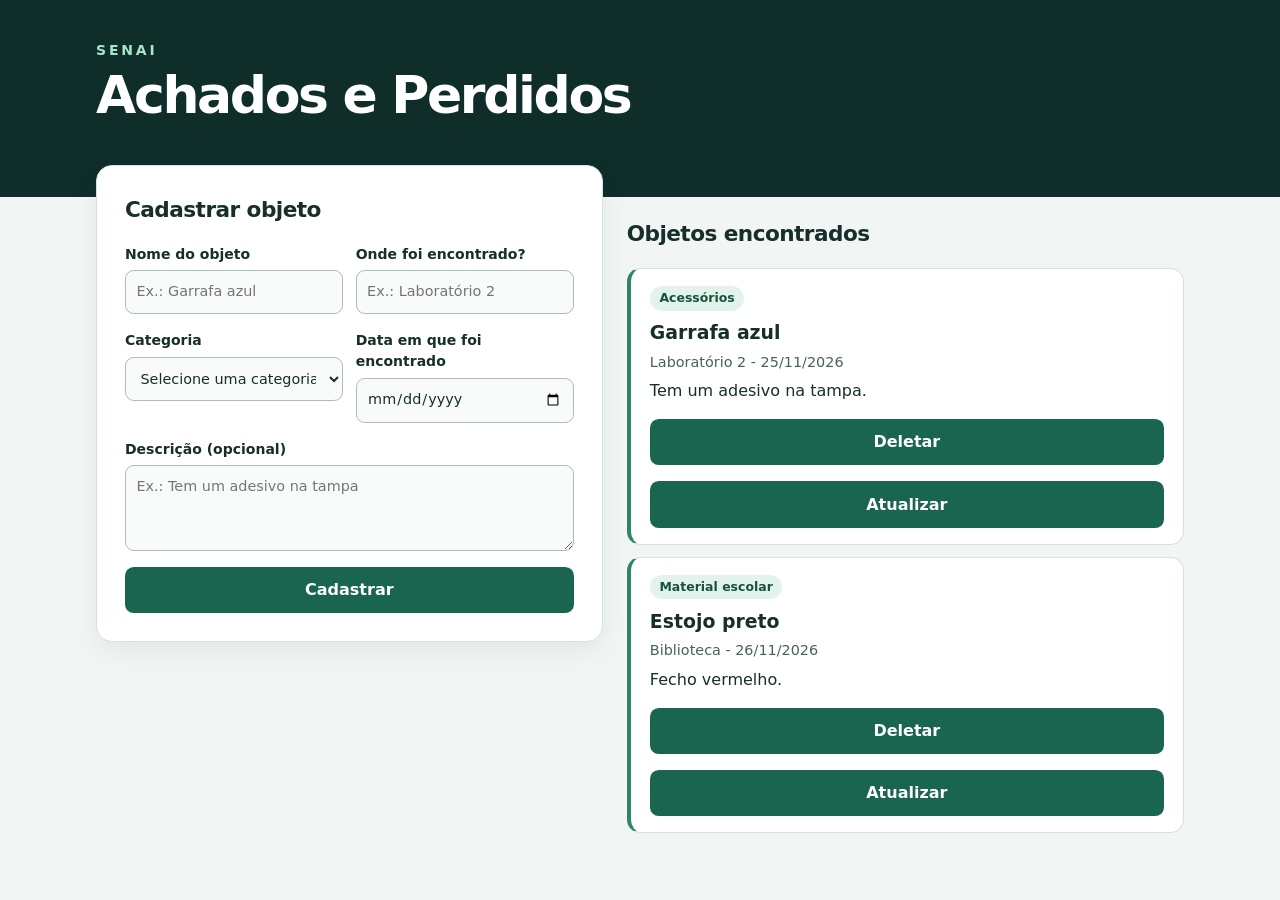
<file: achados-e-perdidos/index.html>
<!DOCTYPE html>
<html lang="pt-BR">
<head>
    <meta charset="UTF-8">
    <meta name="viewport" content="width=device-width, initial-scale=1">
    <title>Achados e Perdidos do SENAI</title>
    <link rel="stylesheet" href="style.css">
    <script src="script.js" defer></script>
</head>
<body>
    <header class="cabecalho">
        <div class="largura">
            <p class="instituicao">SENAI</p>
            <h1>Achados e Perdidos</h1>
        </div>
    </header>
    <main class="largura">
        <section class="painel" aria-labelledby="titulo-cadastro">
            <h2 id="titulo-cadastro">Cadastrar objeto</h2>
            <div class="campos">
                <div class="campo">
                    <label for="nome">Nome do objeto</label>
                    <input id="nome" type="text" placeholder="Ex.: Garrafa azul">
                </div>

                <div class="campo">
                    <label for="local">Onde foi encontrado?</label>
                    <input id="local" type="text" placeholder="Ex.: Laboratório 2">
                </div>

                <div class="campo">
                    <label for="categoria">Categoria</label>
                    <select id="categoria">
                        <option value="">Selecione uma categoria</option>
                        <option value="Acessórios">Acessórios</option>
                        <option value="Material escolar">Material escolar</option>
                        <option value="Eletrônicos">Eletrônicos</option>
                        <option value="Outros">Outros</option>
                    </select>
                </div>

                <div class="campo">
                    <label for="data">Data em que foi encontrado</label>
                    <input id="data" type="date">
                </div>

                <div class="campo campo-inteiro">
                    <label for="descricao">Descrição (opcional)</label>
                    <textarea id="descricao" rows="3" placeholder="Ex.: Tem um adesivo na tampa"></textarea>
                </div>

            </div>
            <button type="button" onclick="cadastrarObjeto()">Cadastrar</button>
            <p id="mensagem" role="status"></p>
        </section>

        <section class="resultados" aria-labelledby="titulo-lista">
            <h2 id="titulo-lista">Objetos encontrados</h2>
            <ul id="lista-objetos"></ul>
        </section>
    </main>
</body>
</html>
</file>
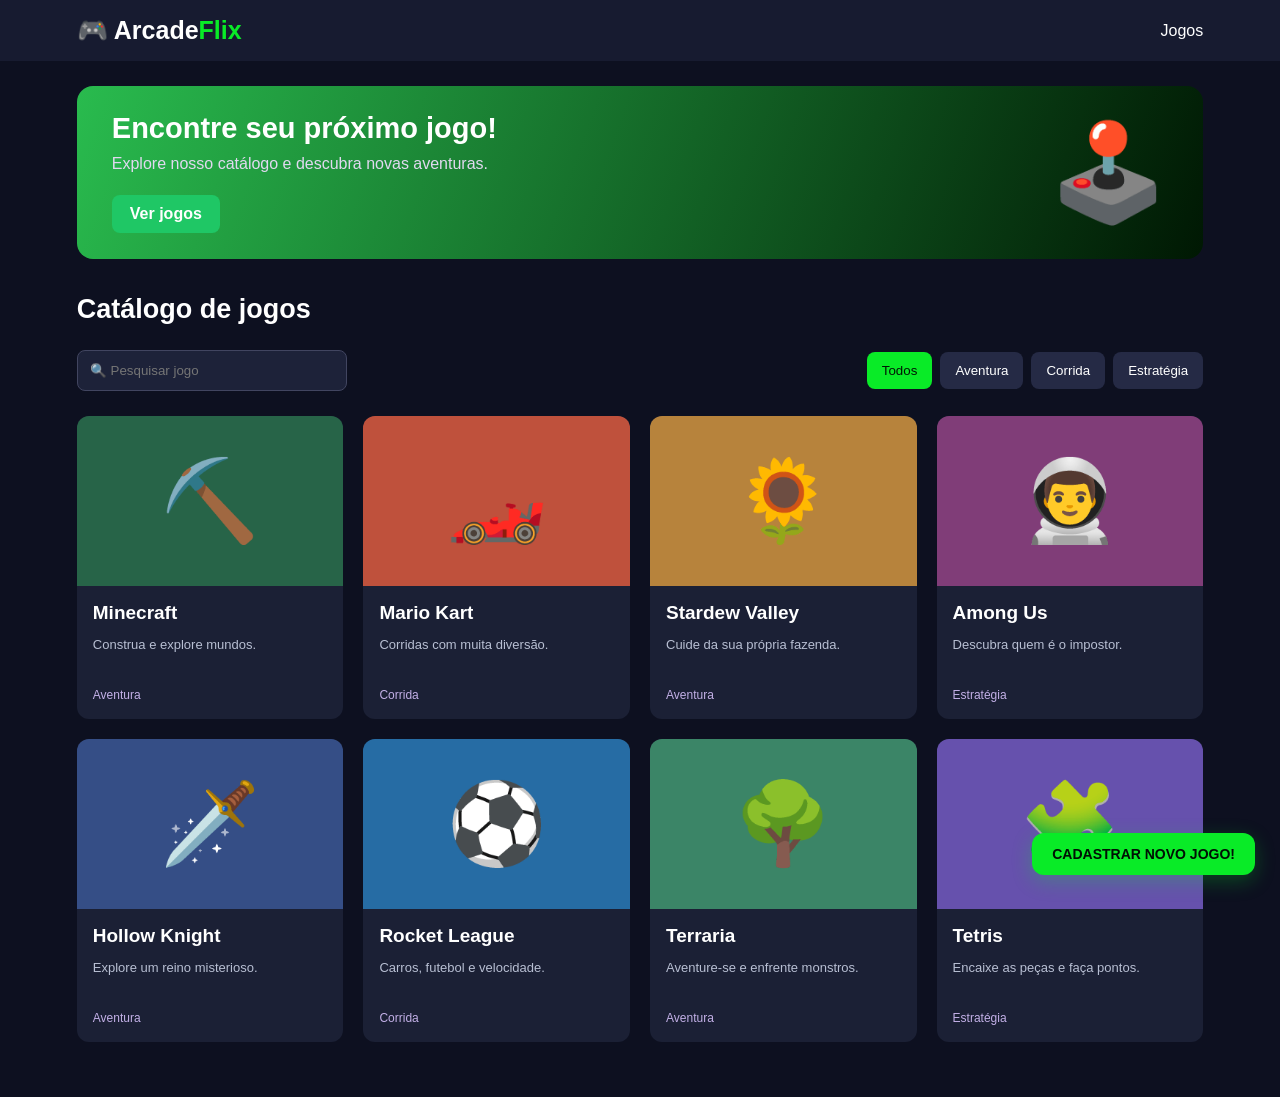
<file: arcade/index.html>
<!DOCTYPE html>
<html lang="pt-BR">

<head>
    <meta charset="UTF-8">
    <meta name="viewport" content="width=device-width, initial-scale=1.0">
    <title>ArcadeFlix - Catálogo de Jogos</title>

    <link rel="stylesheet" href="style.css">
    <script src="script.js" defer></script>
</head>

<body>
    <header>
        <h1>🎮 Arcade<span>Flix</span></h1>
        <a href="#catalogo">Jogos</a>
    </header>

    <main>
        <section class="banner">
            <div>
                <h2>Encontre seu próximo jogo!</h2>
                <p>Explore nosso catálogo e descubra novas aventuras.</p>
                <a href="#catalogo" class="botao">Ver jogos</a>
            </div>
            <div class="banner-emoji">🕹️</div>
        </section>

        <section class="catalogo" id="catalogo">
            <h2>Catálogo de jogos</h2>
            <div class="filtros">
                <input id="busca" type="search" placeholder="🔍 Pesquisar jogo" />
                <div class="categoria">
                    <button class="ativo" data-categoria="Todos">Todos</button>
                    <button data-categoria="Aventura">Aventura</button>
                    <button data-categoria="Corrida">Corrida</button>
                    <button data-categoria="Estratégia">Estratégia</button>
                </div>
            </div>

            <div id="grade-jogos" class="grade-jogos"></div>
            <p id="mensagem-vazia" class="mensagem-vazia" hidden>Nenhum jogo encontrado</p>
        </section>
    </main>

    <button id="cadastrar">
    <a class="cadastroBotaoSite"href="cadastro.html" target="_blank">CADASTRAR NOVO JOGO!</a>
    </button>
     
</body>

</html>
</file>
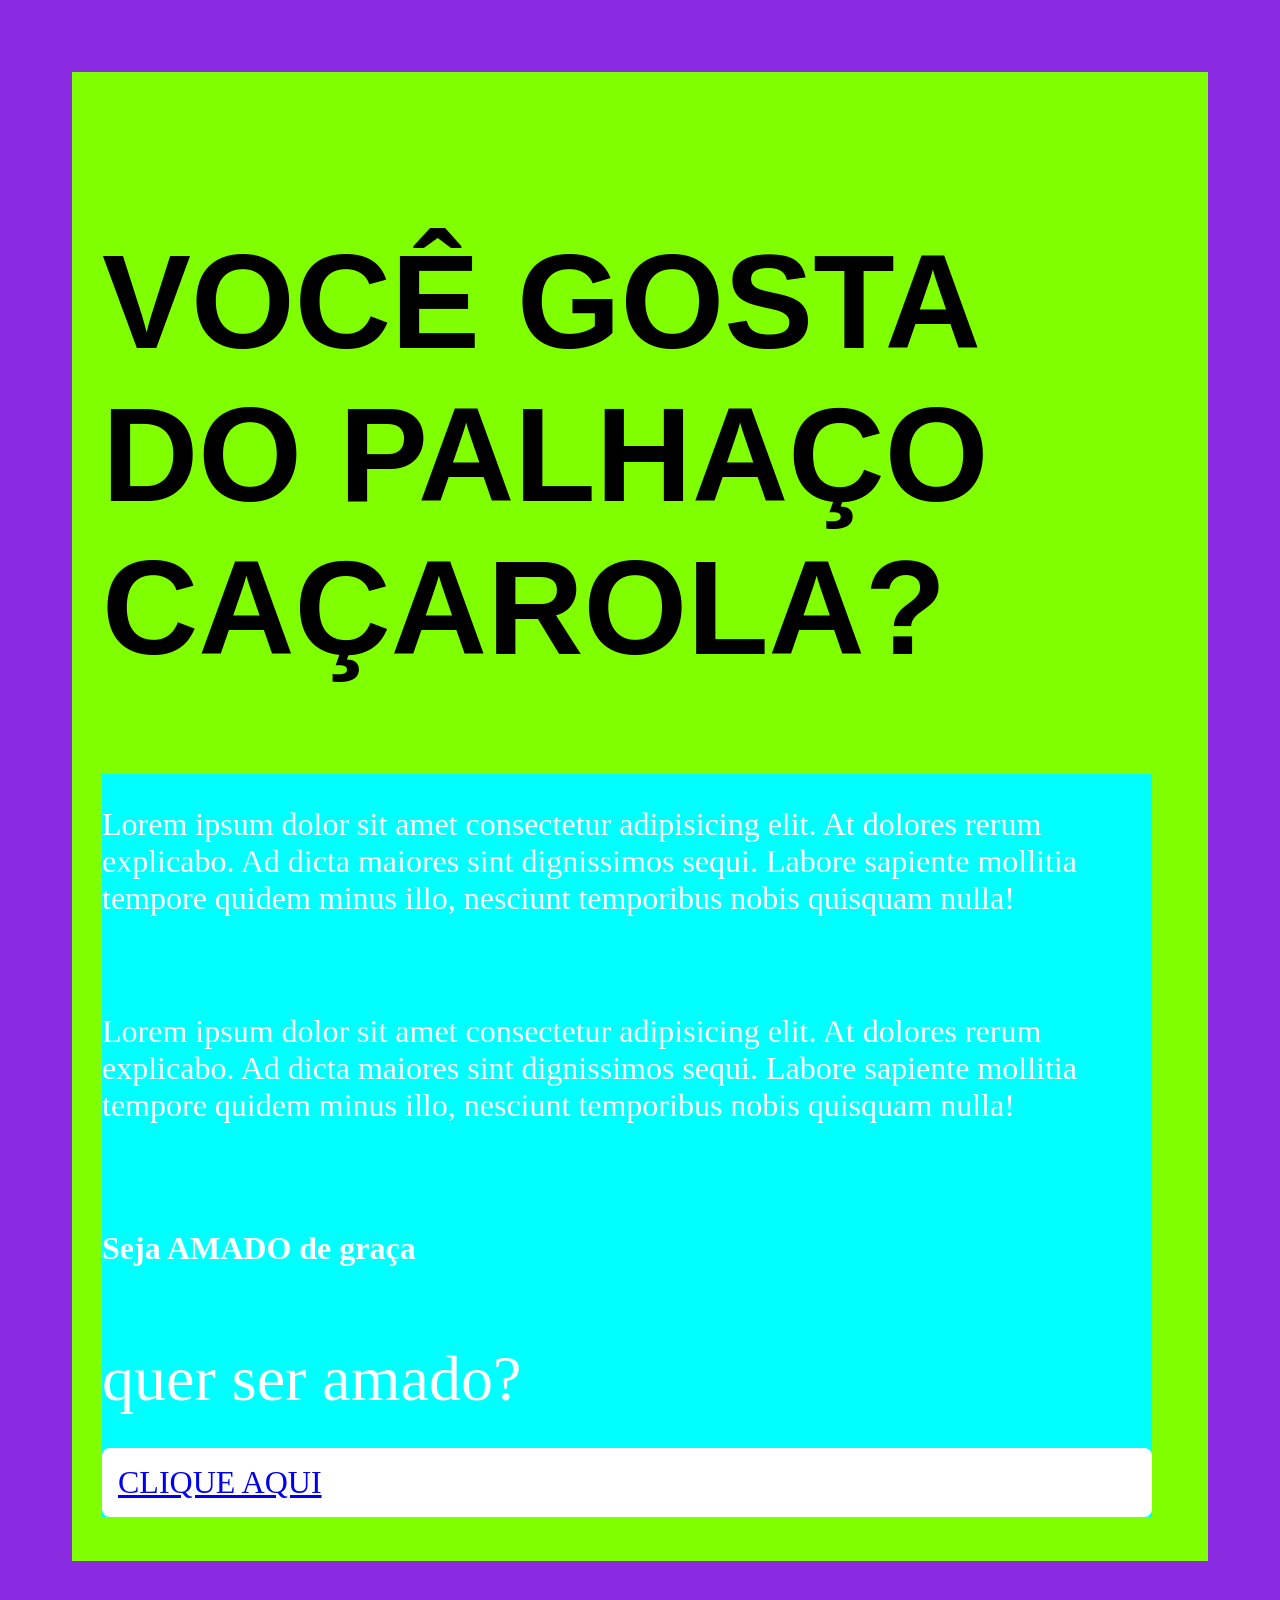
<file: intro/index.html>
<!DOCTYPE html>
<html lang="en">

<head>
    <meta charset="UTF-8">
    <meta name="viewport" content="width=device-width, initial-scale=1.0">
    <title>Cuca beludo</title>

    <link rel="stylesheet" href="style.css">
</head>

<body>

    <div class="container">

        <h1>VOCÊ GOSTA DO PALHAÇO CAÇAROLA?</h1>
        <div class="content">

            <P>Lorem ipsum dolor sit amet consectetur adipisicing elit. At dolores rerum explicabo. Ad dicta maiores
                sint dignissimos sequi. Labore sapiente mollitia tempore quidem minus illo, nesciunt temporibus nobis
                quisquam nulla!</P>

                <P>Lorem ipsum dolor sit amet consectetur adipisicing elit. At dolores rerum explicabo. Ad dicta maiores
                    sint dignissimos sequi. Labore sapiente mollitia tempore quidem minus illo, nesciunt temporibus nobis
                    quisquam nulla!</P>

            <h4><strong>Seja AMADO de graça</strong></h4>
            <span>quer ser amado?</span>

            <a href="caçarola.html" target="_blank">CLIQUE AQUI</a>
        </div>
    </div>
</body>

</html>
</file>
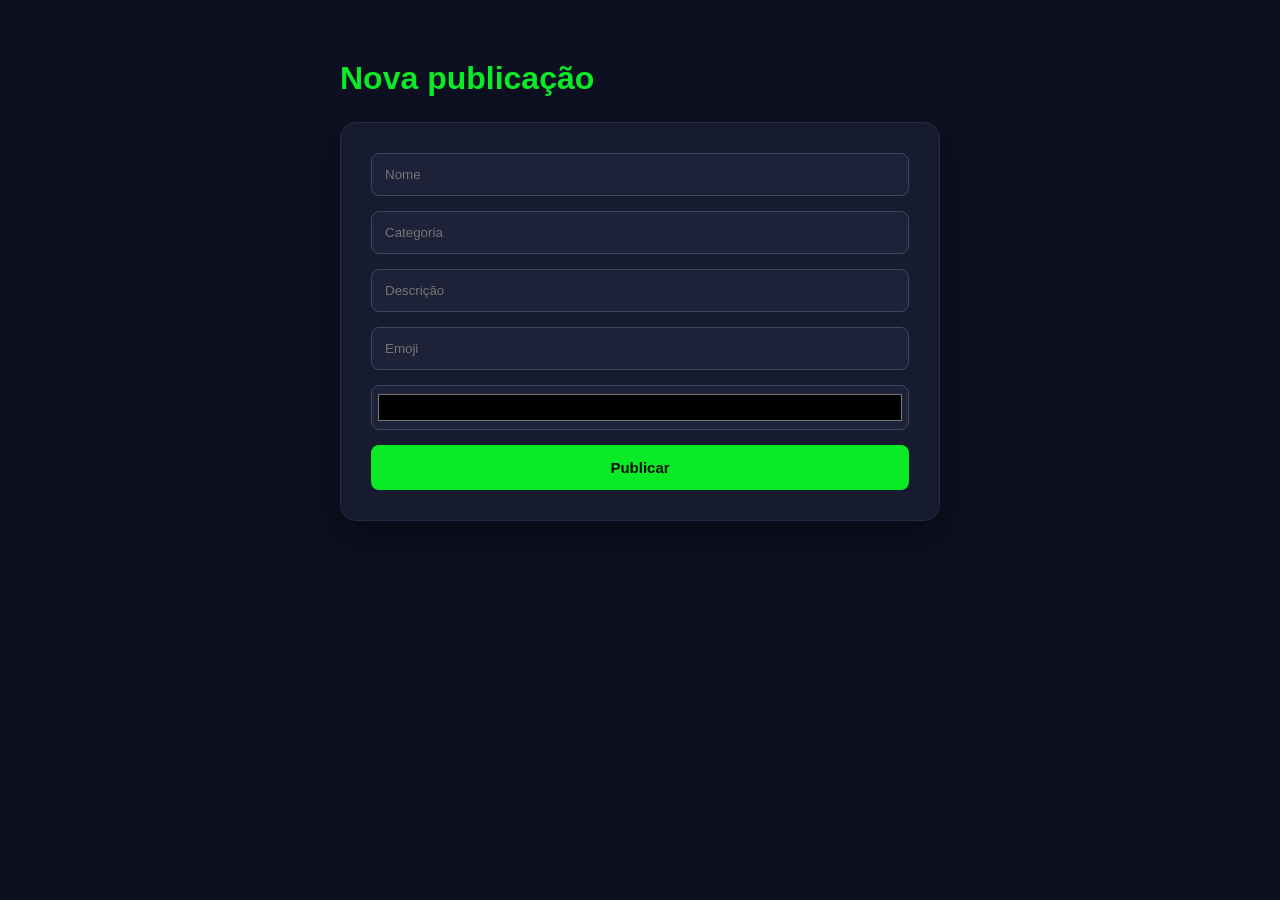
<file: arcade/cadastro.html>
<!DOCTYPE html>
<html lang="en">
<head>
    <script src="script2.js" defer></script>
    <link rel="stylesheet" href="style.css">
</head>
<body>

            <div class="modal-header">
                <h2>Nova publicação</h2>
            </div>


        <div class="modal-body">
        <input type="text" id="name" placeholder="Nome"/>
        <input type="text" id="categoria" placeholder="Categoria"/>
        <input type="text" id="descricao" placeholder="Descrição"/>
        <input type="text" id="emoji" placeholder="Emoji"/>
        <input type="color" id="cor" placeholder="cor"/>

        <button id="botaoPublicar" >Publicar</button>
        
     </div>
    <title>Document</title>


    
</body>
</html>
</file>
<file: achados-e-perdidos/style.css>
* {
    box-sizing: border-box;
}

body {
    margin: 0;
    background: #f1f5f4;
    color: #172e2a;
    font: 1rem/1.5 system-ui, sans-serif;
}

.largura {
    width: min(100% - 2rem, 68rem);
    margin-inline: auto;
}

.cabecalho {
    padding: 2.5rem 0 4.5rem;
    background: #102e29;
    color: #fff;
}

.instituicao {
    margin: 0 0 .4rem;
    color: #a8e6cc;
    font-size: .875rem;
    font-weight: 750;
    letter-spacing: .2em;
}

h1 {
    margin: 0;
    font-size: clamp(2rem, 5vw, 3.25rem);
    line-height: 1.1;
    letter-spacing: -.045em;
}

main {
    display: grid;
    grid-template-columns: minmax(0, 1fr) minmax(0, 1.1fr);
    align-items: start;
    gap: 1.5rem;
    padding-bottom: 2rem;
}

.painel {
    margin-top: -2rem;
    padding: clamp(1rem, 3vw, 1.75rem);
    border: 1px solid #d5e2dd;
    border-radius: 1rem;
    background: #fff;
    box-shadow: 0 8px 26px #102e2910;
}

.resultados {
    padding-top: 1.35rem;
}

h2 {
    margin: 0 0 1.1rem;
    font-size: 1.35rem;
    letter-spacing: -.025em;
}

.campos {
    display: grid;
    grid-template-columns: repeat(2, minmax(0, 1fr));
    gap: 1rem .8rem;
}

.campo-inteiro {
    grid-column: 1 / -1;
}

label {
    display: block;
    margin-bottom: .35rem;
    font-size: .875rem;
    font-weight: 650;
}

input,
select,
textarea {
    display: block;
    width: 100%;
    min-width: 0;
    min-height: 2.75rem;
    padding: .6rem .65rem;
    border: 1px solid #aabdb6;
    border-radius: .55rem;
    background: #f8fbfa;
    color: inherit;
    font: inherit;
    font-size: .9rem;
}

textarea {
    resize: vertical;
}

button {
    width: 100%;
    margin-top: 1rem;
    padding: .7rem 1rem;
    border: 0;
    border-radius: .55rem;
    background: #19654f;
    color: #fff;
    font: inherit;
    font-weight: 700;
    cursor: pointer;
}

button:hover {
    background: #124b3b;
}

:focus-visible {
    outline: 3px solid #287c69;
    outline-offset: 2px;
}

#mensagem {
    margin: .75rem 0 0;
}

#mensagem:empty {
    display: none;
}

#lista-objetos {
    display: grid;
    gap: .75rem;
    margin: 0;
    padding: 0;
    list-style: none;
}

#lista-objetos li {
    padding: 1rem 1.2rem;
    border: 1px solid #d5e2dd;
    border-left: 4px solid #2d846b;
    border-radius: .85rem;
    background: #fff;
    overflow-wrap: anywhere;
}

.categoria {
    display: inline-block;
    padding: .18rem .6rem;
    border-radius: 1rem;
    background: #e1f3eb;
    color: #16533f;
    font-size: .78rem;
    font-weight: 700;
}

#lista-objetos h3 {
    margin: .45rem 0 .15rem;
    font-size: 1.18rem;
}

#lista-objetos p {
    margin: .35rem 0 0;
}

.detalhes {
    color: #46635b;
    font-size: .9rem;
}

@media (max-width: 760px) {
    main {
        grid-template-columns: 1fr;
    }

    .resultados {
        padding-top: 0;
    }
}

@media (max-width: 420px) {
    .campos {
        grid-template-columns: 1fr;
    }
}
</file>
<file: arcade/style.css>
* {
    box-sizing: border-box;
}

html {
    scroll-behavior: smooth;
}

body {
    margin: 0;
    background-color: #0d1020;
    color: #ffffff;
    font-family: Arial, Helvetica, sans-serif;
}

a {
    color: #ffffff;
    text-decoration: none;
}

button {
    cursor: pointer;
}

/** CABEÇALHO ***/
header {
    padding: 16px 6%;
    display: flex;
    align-items: center;
    justify-content: space-between;
    background-color: #171b30;
}

header h1 {
    margin: 0px;
    font-size: 25px;
}

header h1 span {
    color: #09eb27;
}

/*--BANNER--*/
.banner {
    margin: 25px 6% 35px;
    padding: 26px 35px;
    border-radius: 16px;
    display: flex;
    justify-content: space-between;
    align-items: center;
    background: linear-gradient(110deg, #29bb4e, #001803);
}

.banner h2 {
    font-size: 29px;
    margin: 0 0 10px;
}

.banner p {
    margin: 0 0 22px;
    color: #e1d9f0;
}

.botao {
    display: inline-block;
    background-color: hsl(145, 73%, 45%);
    padding: 10px 18px;
    border-radius: 8px;
    font-weight: bold;
}

.banner-emoji {
    font-size: 95px;
}

/*- CATÁLOGO--*/
.catalogo {
    margin: 0 6% 55px;
}

.catalogo h2 {
    font-size: 27px;
}

.filtros {
    display: flex;
    justify-content: space-between;
    gap: 15px;
    align-items: center;
    margin: 25px 0;
    flex-wrap: wrap;
}

#busca {
    padding: 12px;
    width: 270px;
    max-width: 100%;
    border: 1px solid #414560;
    border-radius: 8px;
    background-color: #1d2239;
    color: #ffffff;
    outline: none;
}

.categoria {
    display: flex;
    flex-wrap: wrap;
    gap: 8px;
}

.categoria button {
    border: 0;
    border-radius: 8px;
    background-color: #252a45;
    color: #ffffff;
    padding: 11px 15px;
}

.categoria button.ativo {
    background-color: #09eb27;
    color: #011604;
}

/*- GRADE DE JOGOS--*/
.grade-jogos {
    display: grid;
    grid-template-columns: repeat(4, 1fr);
    gap: 20px;
}

.card {
    border-radius: 12px;
    overflow: hidden;
    background-color: #1b2035;
}

.capa {
    height: 170px;
    display: flex;
    align-items: center;
    justify-content: center;
    font-size: 80px;
}

.conteudo-card {
    padding: 16px;
}

.conteudo-card h3 {
    margin: 0 0 8px;
    font-size: 19px;
}

.conteudo-card p {
    color: #b8bfd3;
    font-size: 13px;
    min-height: 30px;
}

.conteudo-card span {
    display: inline-block;
    color: #c3b0e7;
    font-size: 12px;
    margin-top: 8px;
}

/*---RESPONSIVIDADE -*/
@media (max-width: 1000px) {
    .grade-jogos {
        grid-template-columns: repeat(3, 1fr);
    }
}

@media (max-width: 700px) {
    .grade-jogos {
        grid-template-columns: repeat(2, 1fr);
    }

    .banner-emoji {
        display: none;
    }

    .banner {
        padding: 24px;
    }

    .banner h2 {
        font-size: 24px;
    }

    #busca {
        width: 100%;
    }

}

@media (max-width: 450px) {
    .grade-jogos {
        grid-template-columns: repeat(1, 1fr);
    }

    .categoria {
        flex-direction: column;
        width: 100%;
    }

    .categoria button {
        width: 100%;
        display: flex;
    }
}

#cadastrar {
    position: fixed;
    right: 25px;
    bottom: 25px;
    background: #09eb27;
    padding: 0;
    border: none;
    border-radius: 12px;
    box-shadow: 0 6px 20px rgba(9, 235, 39, 0.25);
    transition: 0.2s;
}

#cadastrar:hover {
    transform: translateY(-3px);
    background: #14ff32;
    box-shadow: 0 8px 25px rgba(9, 235, 39, 0.4);
}

.cadastroBotaoSite {
    display: block;
    color: #001004;
    padding: 13px 20px;
    font-weight: bold;
    font-size: 14px;
}

.modal-header {
    margin: 60px auto 25px;
    width: 90%;
    max-width: 600px;
}

.modal-header h2 {
    font-size: 32px;
    margin: 0;
    color: #09eb27;
}

.modal-body {
    width: 90%;
    max-width: 600px;
    margin: auto;
    padding: 30px;
    background: #171b30;
    border: 1px solid #252a45;
    border-radius: 16px;
    box-shadow: 0 15px 40px rgba(0, 0, 0, 0.4);
}

.modal-body input,
.modal-body textarea {
    width: 100%;
    margin-bottom: 15px;
    padding: 13px;
    border: 1px solid #414560;
    border-radius: 8px;
    background: #1d2239;
    color: white;
    outline: none;
    font-family: Arial, Helvetica, sans-serif;
}

.modal-body input:focus,
.modal-body textarea:focus {
    border-color: #09eb27;
    box-shadow: 0 0 0 2px rgba(9, 235, 39, 0.1);
}

.modal-body textarea {
    min-height: 120px;
    resize: vertical;
}

.modal-body label {
    display: block;
    margin-bottom: 8px;
    color: #b8bfd3;
}

#cor {
    height: 45px;
    padding: 4px !important;
}

#botaoPublicar {
    width: 100%;
    padding: 14px;
    border: none;
    border-radius: 8px;
    background: #09eb27;
    color: #001004;
    font-size: 15px;
    font-weight: bold;
    cursor: pointer;
    transition: 0.2s;
}

#botaoPublicar:hover {
    background: #14ff32;
    transform: translateY(-2px);
}
</file>
<file: intro/style.css>
body{
    background-color: blueviolet;
    padding: 64px;
}

div.content{
    background-color: aqua;
    display: flex;
    flex-direction: column;
    gap: 32px;
    box-sizing: border-box;
    justify-content: center;
  

}

div.container{
    background-color: chartreuse;
    display: flex;
    flex-direction: column;
    justify-content: space-between;
    padding: 64px 56px 44px 30px;
}

h1{
    font-family: 'Franklin Gothic Medium', 'Arial Narrow', Arial, sans-serif;
    font-size: 100pt;
    font-weight: 600;
    color: rgb(0, 0, 0);
}

p{
    font-size: 32px;
    color: white;
}

a{
   
      font-size: 32px;
    background-color: white;
    padding: 16px;
    border-radius: 8px;
    transition: padding 2s;
    cursor: crosshair;
}

h4{
    font-size: 32px;
    color: white;
}

span{
 font-size: 64px;
    color: white
}
a:hover{
    background-color: black;
    padding: 24px;
}
</file>
